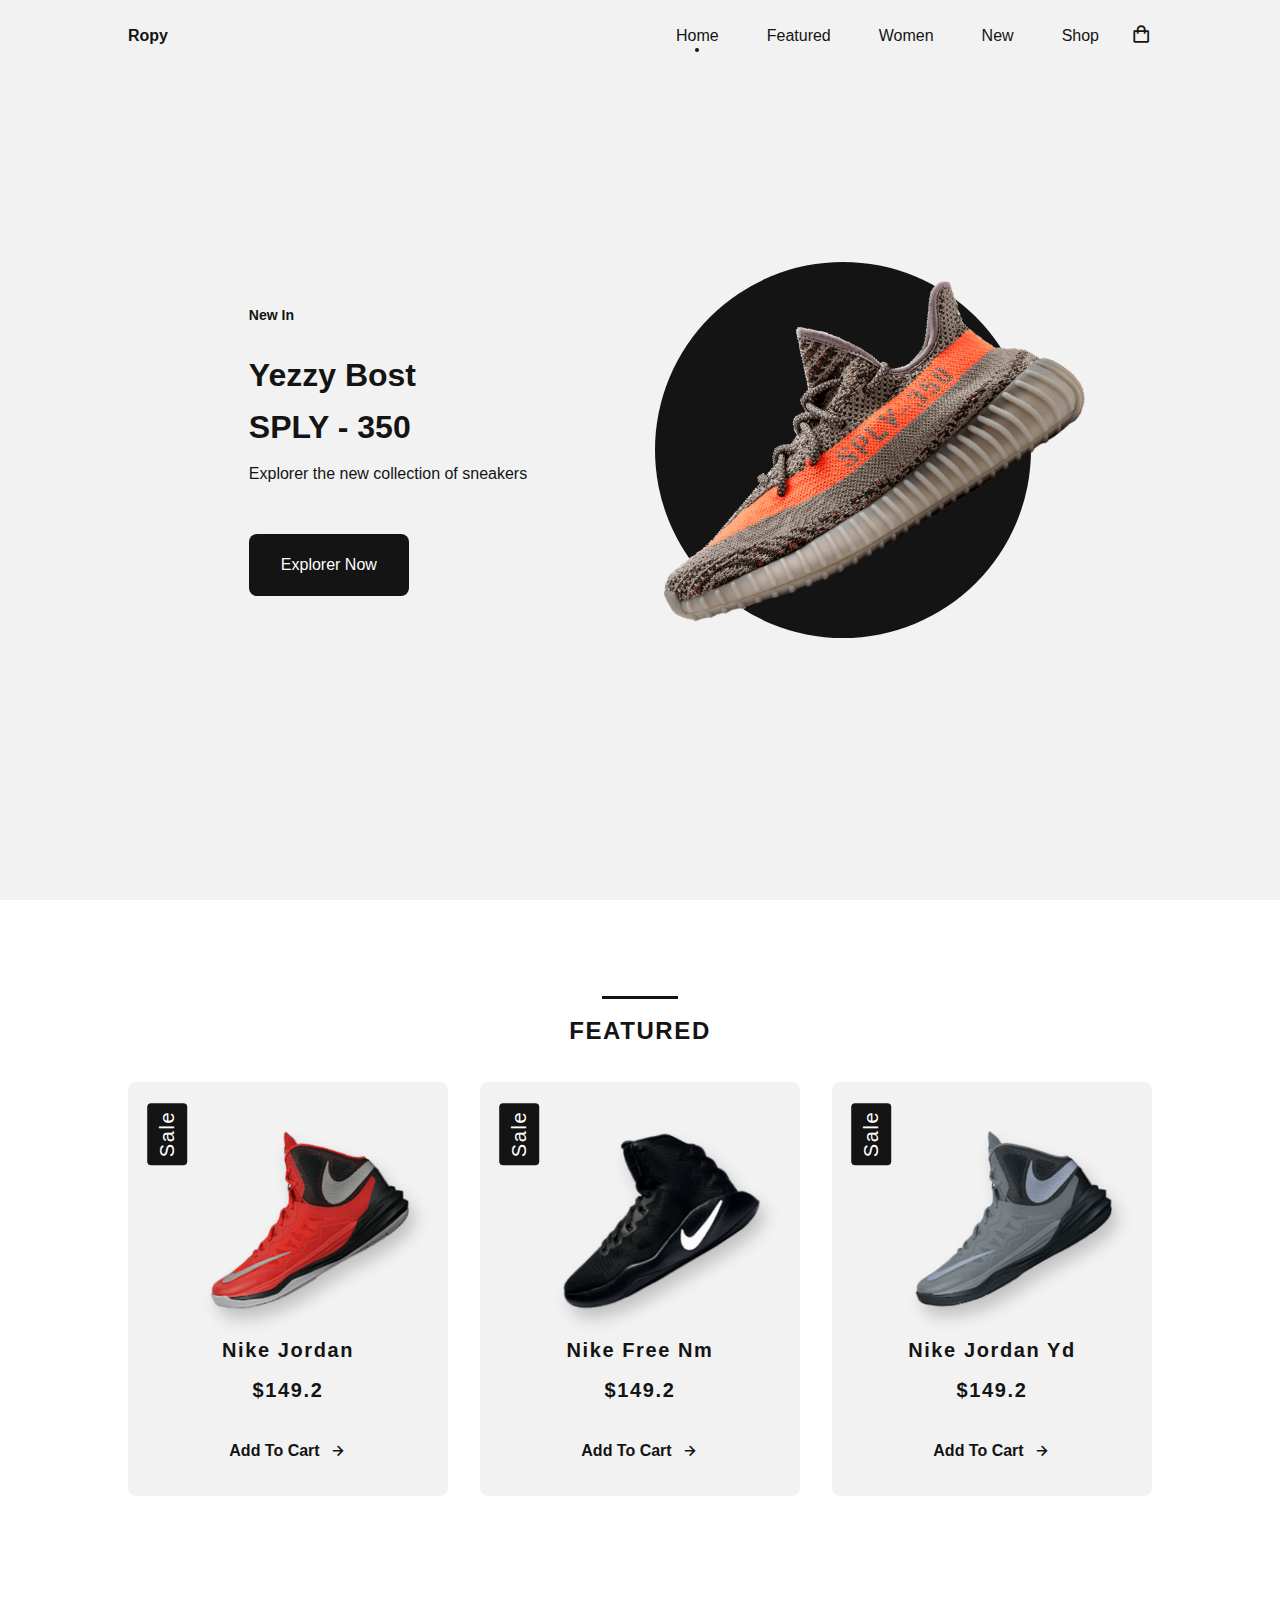
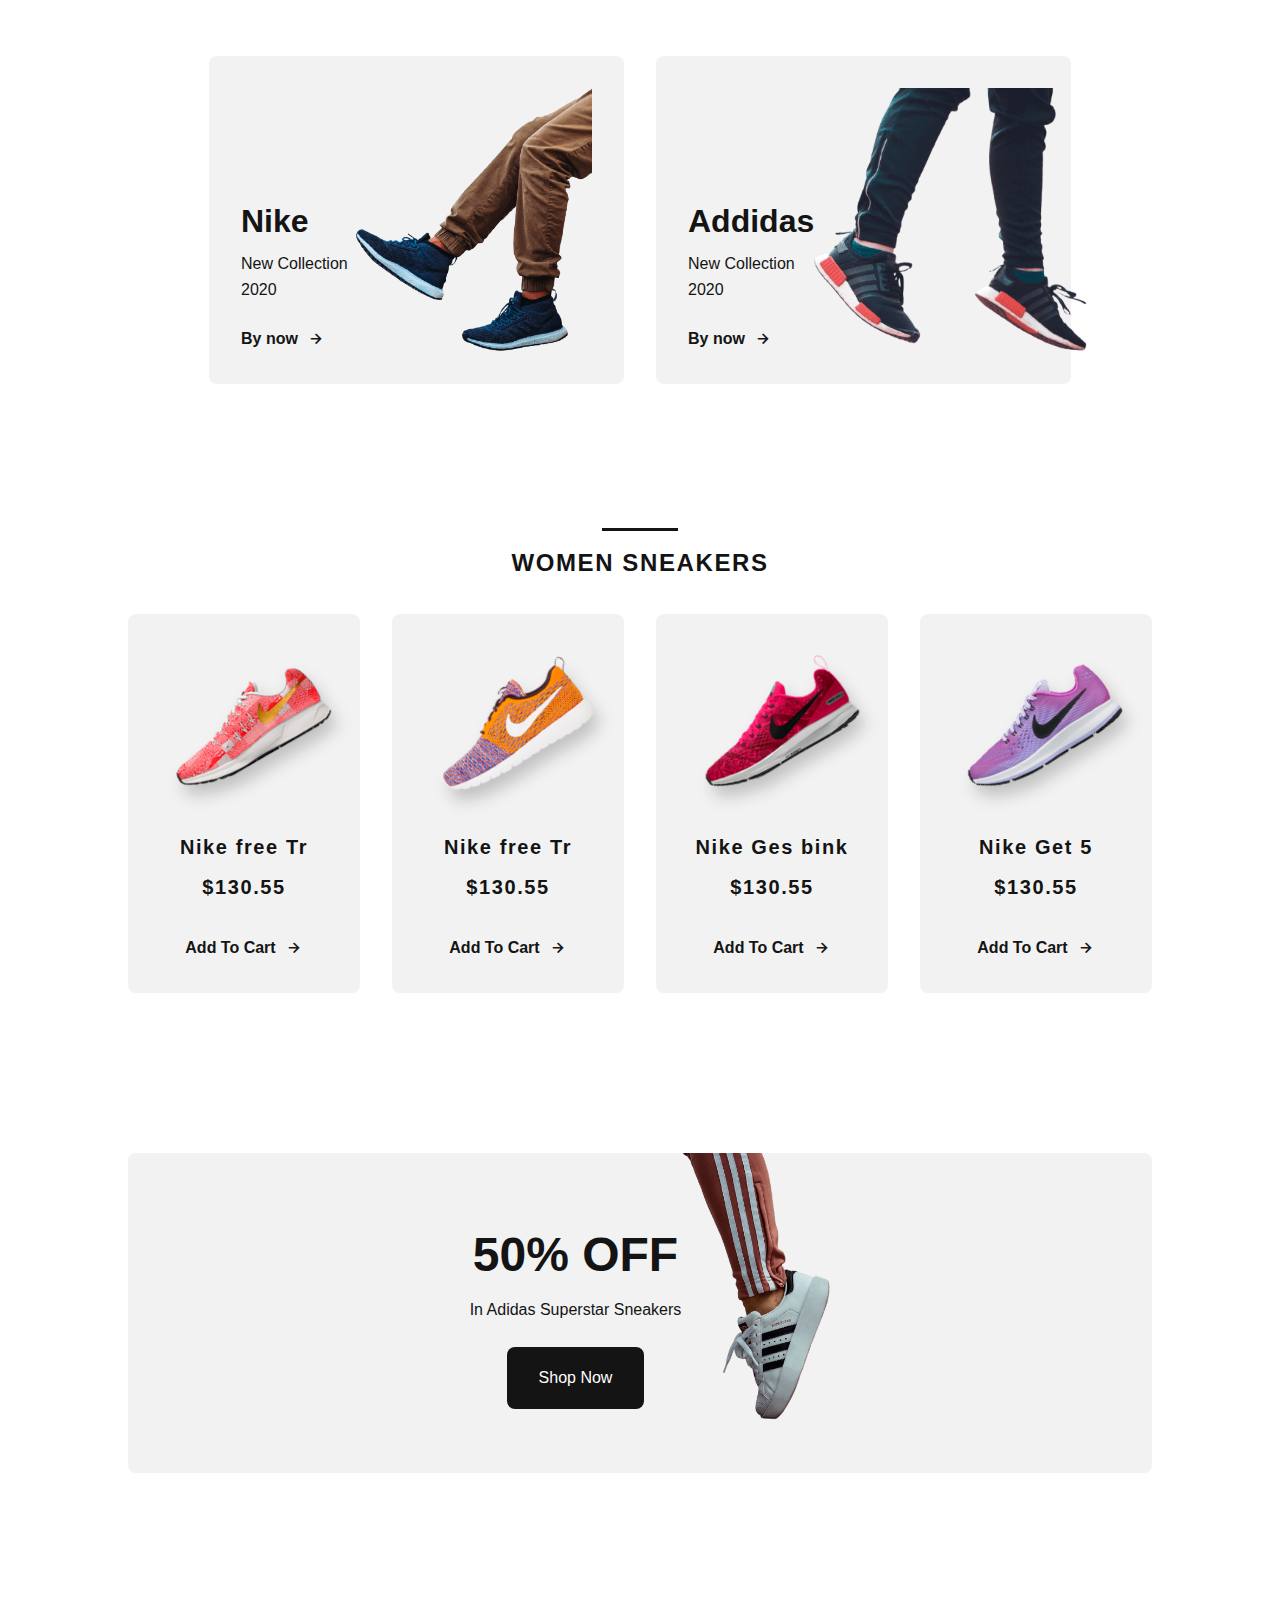
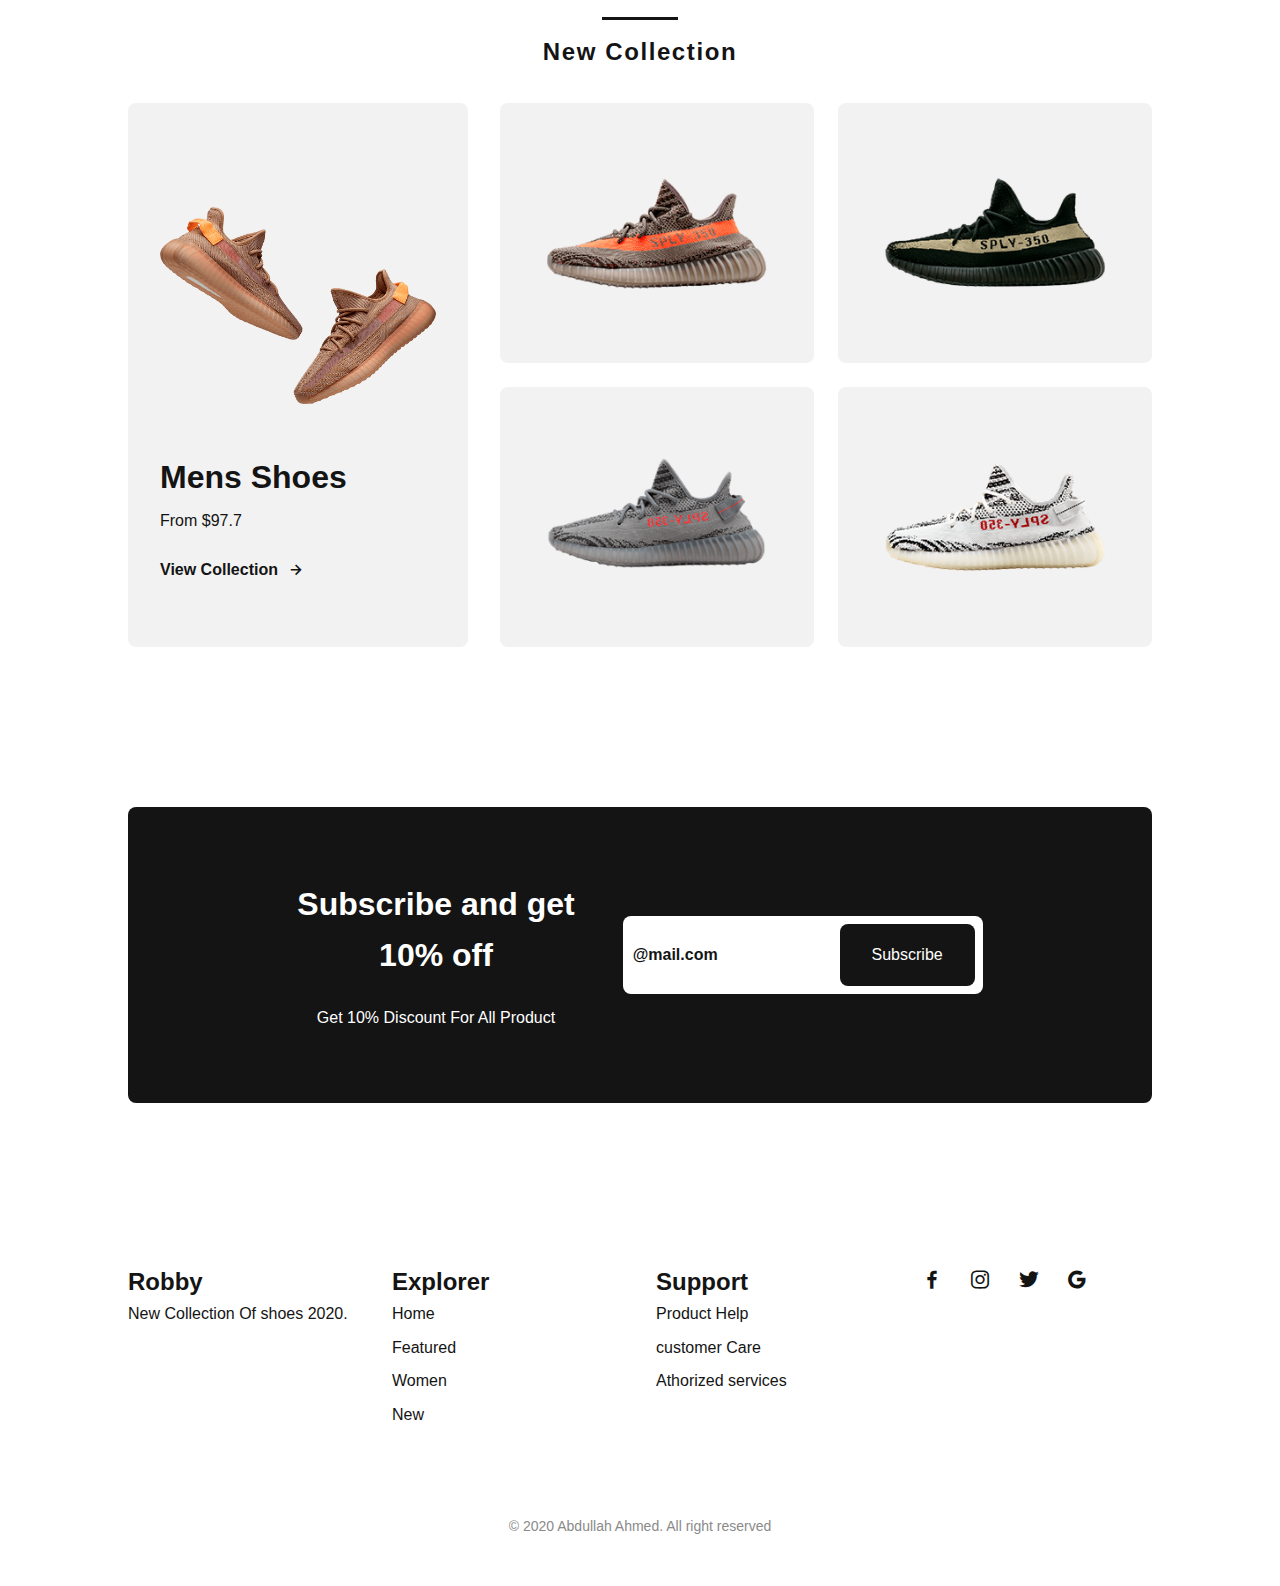
<file: Ecommerce shoes/index.html>
<!DOCTYPE html>
<html lang="an">

<head>
    <meta charset="UTF-8">
    <meta name="viewport" content="width=device-width, initial-scale=1.0">
    <!-- css styel -->
    <link rel="stylesheet" href="./css/style.css">

    <!-- box icons  -->
    <link href='https://unpkg.com/boxicons@2.0.7/css/boxicons.min.css' rel='stylesheet'>

    <title>Ecommerce website clothes</title>
</head>

<body>
    <!-- header  -->
    <header class="header-1" id="header">
        <nav class="nav bd-grid">
            <div class="nav-toggle" id="nav-toggle">
                <i class='bx bxs-grid'></i>
            </div>

            <a href="#" class="nav__logo">Ropy</a>

            <div class="nav__menu" id="nav__menu">
                <ul class="nav__list">
                    <li class="nav__item"><a href="#home" class="nav__link active">Home</a></li>
                    <li class="nav__item"><a href="#featured" class="nav__link">Featured</a></li>
                    <li class="nav__item"><a href="#women" class="nav__link">Women</a></li>
                    <li class="nav__item"><a href="#new" class="nav__link">New</a></li>
                    <li class="nav__item"><a href="./shop.html" class="nav__link">Shop</a></li>
                </ul>
            </div>

            <div class="nav__shop">
                <i class='bx bx-shopping-bag'></i>
            </div>
        </nav>
    </header>
    <main class="main-1">
        <!-- home  -->
        <section class="home" id="home">
            <div class="home__container bd-grid">
                <div class="home__sneaker">
                    <div class="home__shape"></div>
                    <img src="./images/imghome.png" alt="" class="home__img">
                </div>

                <div class="home__data">
                    <span class="home__new">New In</span>
                    <h1 class="home__title">Yezzy Bost <br> SPLY - 350</h1>
                    <p class="home__description">Explorer the new collection of sneakers</p>
                    <a href="#" class="button">Explorer Now</a>
                </div>
            </div>
        </section>

        <!-- Featured  -->
        <section class="features section" id="featured">
            <h2 class="section-title">FEATURED</h2>

            <div class="featured__container bd-grid">
                <article class="sneaker">
                    <div class="sneaker__sale">Sale</div>
                    <img src="./images/featured1.png" alt="" class="sneaker__img">
                    <span class="sneaker__name">Nike Jordan</span>
                    <span class="sneaker__preci">$149.2</span>
                    <a href="#" class="button-light">Add To Cart<i class='bx bx-right-arrow-alt button-icon'></i></a>
                </article>

                <article class="sneaker">
                    <div class="sneaker__sale">Sale</div>
                    <img src="./images/featured2.png" alt="" class="sneaker__img">
                    <span class="sneaker__name">Nike Free Nm</span>
                    <span class="sneaker__preci">$149.2</span>
                    <a href="#" class="button-light">Add To Cart<i class='bx bx-right-arrow-alt button-icon'></i></a>
                </article>

                <article class="sneaker">
                    <div class="sneaker__sale">Sale</div>
                    <img src="./images/featured3.png" alt="" class="sneaker__img">
                    <span class="sneaker__name">Nike Jordan Yd</span>
                    <span class="sneaker__preci">$149.2</span>
                    <a href="#" class="button-light">Add To Cart<i class='bx bx-right-arrow-alt button-icon'></i></a>
                </article>
            </div>
        </section>
        <!-- collection  -->
        <section class="collection section ">
            <div class="collection__container bd-grid">
                <div class="collection__card">
                    <div class="collection__data">
                        <h3 class="collection__name">Nike</h3>
                        <p class="collection__description">New Collection 2020</p>
                        <a href="#" class="button-light">By now <i class='bx bx-right-arrow-alt button-icon'></i></a>

                    </div>

                    <img src="./images/collection1.png" alt="" class="Collection__img">
                </div>

                <div class="collection__card">
                    <div class="collection__data">
                        <h3 class="collection__name">Addidas</h3>
                        <p class="collection__description">New Collection 2020</p>
                        <a href="#" class="button-light">By now <i class='bx bx-right-arrow-alt button-icon'></i></a>

                    </div>

                    <img src="./images/collection2.png" alt="" class="Collection__img">
                </div>

            </div>
        </section>

        <!-- woman sneakers  -->
        <section class="women section" id="women">
            <h2 class="section-title">WOMEN SNEAKERS</h2>

            <div class="women__container bd-grid">
                <article class="sneaker">
                    <img src="./images/women1.png" alt="" class="sneaker__img">
                    <span class="sneaker__name">Nike free Tr</span>
                    <span class="sneaker__preci">$130.55</span>
                    <a href="#" class="button-light">Add To Cart<i class='bx bx-right-arrow-alt button-icon'></i></a>
                </article>

                <article class="sneaker">
                    <img src="./images/women2.png" alt="" class="sneaker__img">
                    <span class="sneaker__name">Nike free Tr</span>
                    <span class="sneaker__preci">$130.55</span>
                    <a href="#" class="button-light">Add To Cart<i class='bx bx-right-arrow-alt button-icon'></i></a>
                </article>

                <article class="sneaker">
                    <img src="./images/women3.png" alt="" class="sneaker__img">
                    <span class="sneaker__name">Nike Ges bink</span>
                    <span class="sneaker__preci">$130.55</span>
                    <a href="#" class="button-light">Add To Cart<i class='bx bx-right-arrow-alt button-icon'></i></a>
                </article>

                <article class="sneaker">
                    <img src="./images/women4.png" alt="" class="sneaker__img">
                    <span class="sneaker__name">Nike Get 5</span>
                    <span class="sneaker__preci">$130.55</span>
                    <a href="#" class="button-light">Add To Cart<i class='bx bx-right-arrow-alt button-icon'></i></a>
                </article>
            </div>
        </section>

        <!-- offeer  -->
        <section class="offer section">
            <div class="offer__container bd-grid">
                <div class="offer__data">
                    <h3 class="offer__title">50% OFF</h3>
                    <p class="offer__description">In Adidas Superstar Sneakers</p>
                    <a href="#" class="button">Shop Now </a>
                </div>

                <img src="./images/offert.png" alt="" class="offer__img">
            </div>
        </section>

        <!-- new collection  -->
        <section class="new section" id="new">
            <h2 class="section-title">New Collection</h2>
            <div class="new__container bd-grid">
                <div class="new__mens">
                    <img src="./images/new1.png" class="new__mens-img">
                    <h3 class="new__title">Mens Shoes</h3>
                    <span class="new__preci">From $97.7</span>
                    <a href="#" class="button-light">View Collection <i
                            class='bx bx-right-arrow-alt button-icon'></i></a>
                </div>

                <div class="new__sneaker">
                    <div class="new__sneaker-card">
                        <img src="./images/new2.png" alt="" class="new__sneaker-img">
                        <div class="new__sneaker-overlay">
                            <a href="#" class="button">Add To Cart</a>
                        </div>
                    </div>

                    <div class="new__sneaker-card">
                        <img src="./images/new3.png" alt="" class="new__sneaker-img">
                        <div class="new__sneaker-overlay">
                            <a href="#" class="button">Add To Cart</a>
                        </div>
                    </div>

                    <div class="new__sneaker-card">
                        <img src="./images/new4.png" alt="" class="new__sneaker-img">
                        <div class="new__sneaker-overlay">
                            <a href="#" class="button">Add To Cart</a>
                        </div>
                    </div>

                    <div class="new__sneaker-card">
                        <img src="./images/new5.png" alt="" class="new__sneaker-img">
                        <div class="new__sneaker-overlay">
                            <a href="#" class="button">Add To Cart</a>
                        </div>
                    </div>
                </div>
            </div>
        </section>


        <!-- newlatter  -->
        <section class="newletter section" id="newsletter">
            <div class="newsletter__container bd-grid">
                <div>
                    <h3 class="newletter__title">Subscribe and get <br> 10% off </h3>
                    <p class="newsletter__description ">Get 10% Discount For All Product </p>
                </div>

                <form action="" class="newsletter__subscribe">
                    <input type="text" placeholder="@mail.com" class="newsletter__input">
                    <a href="#" class="button">Subscribe</a>
                </form>
            </div>
        </section>



    </main>

    <!-- footer  -->
    <footer class="footer section">
        <div class="footer__container bd-grid">
            <div class="footer__box">
                <h3 class="footer__title">Robby</h3>
                <p class="fotter__description">New Collection Of shoes 2020.</p>
            </div>

            <div class="footer__box">
                <h3 class="footer__title">Explorer</h3>
                <ul>
                    <li><a href="#home" class="footer__link">Home</a></li>
                    <li><a href="#featured" class="footer__link">Featured</a></li>
                    <li><a href="#women" class="footer__link">Women</a></li>
                    <li><a href="#new" class="footer__link">New</a></li>
                </ul>
            </div>

            <div class="footer__box">
                <h3 class="footer__title">Support</h3>
                <ul>
                    <li><a href="#" class="footer__link">Product Help</a></li>
                    <li><a href="#" class="footer__link">customer Care</a></li>
                    <li><a href="#" class="footer__link">Athorized services</a></li>
                </ul>
            </div>

            <div class="footer__box">
                <a href="#" class="footer__social"><i class='bx bxl-facebook'></i></a>
                <a href="#" class="footer__social"><i class='bx bxl-instagram'></i></a>
                <a href="#" class="footer__social"><i class='bx bxl-twitter'></i></a>
                <a href="#" class="footer__social"><i class='bx bxl-google'></i></a>
            </div>
        </div>

        <p class="footer__copy">&#169; 2020 Abdullah Ahmed. All right reserved</p>

    </footer>



    <!-- main js  -->
    <script src="./js/main.js"></script>
</body>

</html>
</file>
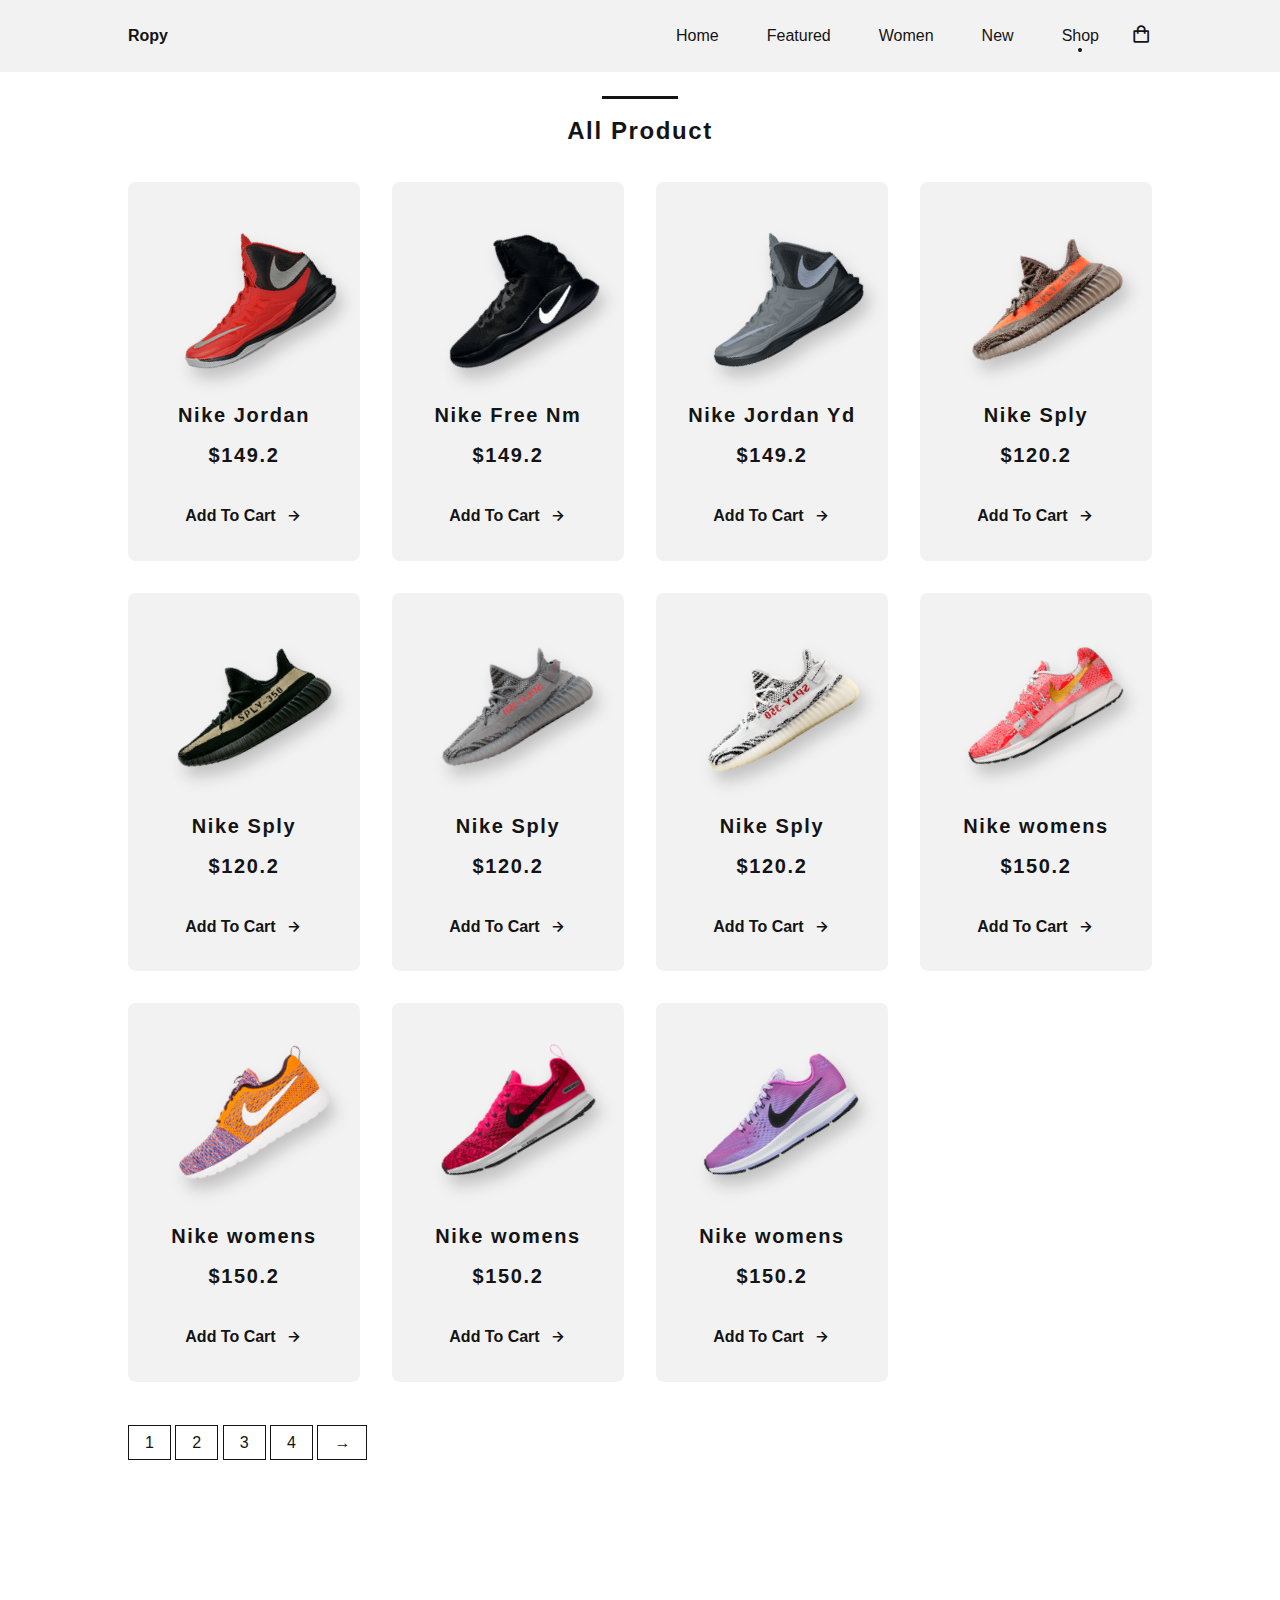
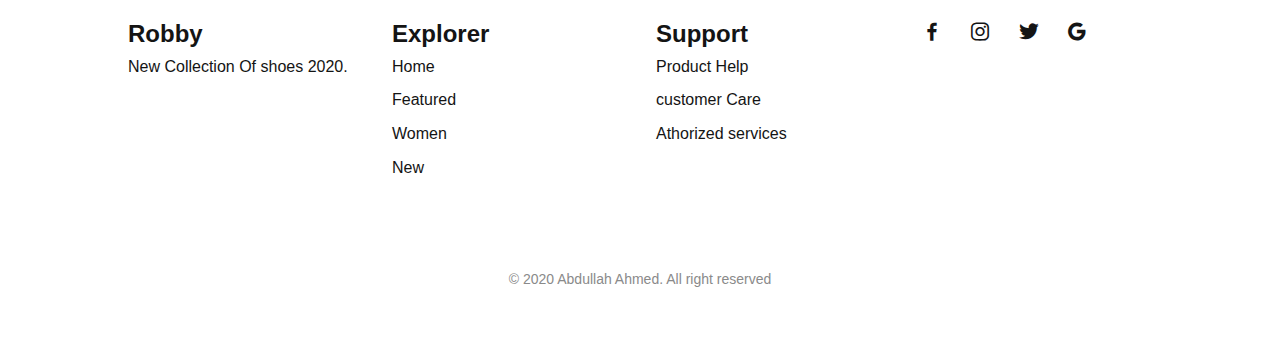
<file: Ecommerce shoes/shop.html>
<!DOCTYPE html>
<html lang="en">

<head>
    <meta charset="UTF-8">
    <meta name="viewport" content="width=device-width, initial-scale=1.0">

    <!-- css files  -->
    <link rel="stylesheet" href="./css/style.css">

    <!-- box icons  -->
    <link href='https://unpkg.com/boxicons@2.0.7/css/boxicons.min.css' rel='stylesheet'>

    <title>Responsive Ecommerce Website Sneakers</title>

</head>

<body>

    <!-- header  -->

    <header class="header-1" id="header">
        <nav class="nav bd-grid">
            <div class="nav-toggle" id="nav-toggle">
                <i class='bx bxs-grid'></i>
            </div>

            <a href="#" class="nav__logo">Ropy</a>

            <div class="nav__menu" id="nav__menu">
                <ul class="nav__list">
                    <li class="nav__item"><a href="./index.html" class="nav__link ">Home</a></li>
                    <li class="nav__item"><a href="./index.html#featured" class="nav__link">Featured</a></li>
                    <li class="nav__item"><a href="./index.html#women" class="nav__link">Women</a></li>
                    <li class="nav__item"><a href="./index.html#new" class="nav__link">New</a></li>
                    <li class="nav__item"><a href="#" class="nav__link active">Shop</a></li>
                </ul>
            </div>

            <div class="nav__shop">
                <i class='bx bx-shopping-bag'></i>
            </div>
        </nav>
    </header>

    <main class="main-1">
        <!-- all products  -->

        <section class="features section" id="Shop">
            <h2 class="section-title">All Product </h2>

            <div class="featured__container bd-grid">
                <article class="sneaker">
                    <img src="./images/featured1.png" alt="" class="sneaker__img">
                    <span class="sneaker__name">Nike Jordan</span>
                    <span class="sneaker__preci">$149.2</span>
                    <a href="#" class="button-light">Add To Cart<i class='bx bx-right-arrow-alt button-icon'></i></a>
                </article>

                <article class="sneaker">
                    <img src="./images/featured2.png" alt="" class="sneaker__img">
                    <span class="sneaker__name">Nike Free Nm</span>
                    <span class="sneaker__preci">$149.2</span>
                    <a href="#" class="button-light">Add To Cart<i class='bx bx-right-arrow-alt button-icon'></i></a>
                </article>

                <article class="sneaker">
                    <img src="./images/featured3.png" alt="" class="sneaker__img">
                    <span class="sneaker__name">Nike Jordan Yd</span>
                    <span class="sneaker__preci">$149.2</span>
                    <a href="#" class="button-light">Add To Cart<i class='bx bx-right-arrow-alt button-icon'></i></a>
                </article>

                <article class="sneaker">
                    <img src="./images/new2.png" alt="" class="sneaker__img">
                    <span class="sneaker__name">Nike Sply</span>
                    <span class="sneaker__preci">$120.2</span>
                    <a href="#" class="button-light">Add To Cart<i class='bx bx-right-arrow-alt button-icon'></i></a>
                </article>

                <article class="sneaker">
                    <img src="./images/new3.png" alt="" class="sneaker__img">
                    <span class="sneaker__name">Nike Sply</span>
                    <span class="sneaker__preci">$120.2</span>
                    <a href="#" class="button-light">Add To Cart<i class='bx bx-right-arrow-alt button-icon'></i></a>
                </article>

                <article class="sneaker">
                    <img src="./images/new4.png" alt="" class="sneaker__img">
                    <span class="sneaker__name">Nike Sply</span>
                    <span class="sneaker__preci">$120.2</span>
                    <a href="#" class="button-light">Add To Cart<i class='bx bx-right-arrow-alt button-icon'></i></a>
                </article>

                <article class="sneaker">
                    <img src="./images/new5.png" alt="" class="sneaker__img">
                    <span class="sneaker__name">Nike Sply</span>
                    <span class="sneaker__preci">$120.2</span>
                    <a href="#" class="button-light">Add To Cart<i class='bx bx-right-arrow-alt button-icon'></i></a>
                </article>


                <article class="sneaker">
                    <img src="./images/women1.png" alt="" class="sneaker__img">
                    <span class="sneaker__name">Nike womens</span>
                    <span class="sneaker__preci">$150.2</span>
                    <a href="#" class="button-light">Add To Cart<i class='bx bx-right-arrow-alt button-icon'></i></a>
                </article>

                <article class="sneaker">
                    <img src="./images/women2.png" alt="" class="sneaker__img">
                    <span class="sneaker__name">Nike womens</span>
                    <span class="sneaker__preci">$150.2</span>
                    <a href="#" class="button-light">Add To Cart<i class='bx bx-right-arrow-alt button-icon'></i></a>
                </article>

                <article class="sneaker">
                    <img src="./images/women3.png" alt="" class="sneaker__img">
                    <span class="sneaker__name">Nike womens</span>
                    <span class="sneaker__preci">$150.2</span>
                    <a href="#" class="button-light">Add To Cart<i class='bx bx-right-arrow-alt button-icon'></i></a>
                </article>

                <article class="sneaker">
                    <img src="./images/women4.png" alt="" class="sneaker__img">
                    <span class="sneaker__name">Nike womens</span>
                    <span class="sneaker__preci">$150.2</span>
                    <a href="#" class="button-light">Add To Cart<i class='bx bx-right-arrow-alt button-icon'></i></a>
                </article>

            </div>

            <div class="sneaker__pages bd-grid">
                <div>
                    <span class="sneaker__pag">1</span>
                    <span class="sneaker__pag">2</span>
                    <span class="sneaker__pag">3</span>
                    <span class="sneaker__pag">4</span>
                    <span class="sneaker__pag">&#8594;</span>
                </div>
            </div>
        </section>
    </main>


    <!-- footer  -->
    <footer class="footer section">
        <div class="footer__container bd-grid">
            <div class="footer__box">
                <h3 class="footer__title">Robby</h3>
                <p class="fotter__description">New Collection Of shoes 2020.</p>
            </div>

            <div class="footer__box">
                <h3 class="footer__title">Explorer</h3>
                <ul>
                    <li><a href="#home" class="footer__link">Home</a></li>
                    <li><a href="#featured" class="footer__link">Featured</a></li>
                    <li><a href="#women" class="footer__link">Women</a></li>
                    <li><a href="#new" class="footer__link">New</a></li>
                </ul>
            </div>

            <div class="footer__box">
                <h3 class="footer__title">Support</h3>
                <ul>
                    <li><a href="#" class="footer__link">Product Help</a></li>
                    <li><a href="#" class="footer__link">customer Care</a></li>
                    <li><a href="#" class="footer__link">Athorized services</a></li>
                </ul>
            </div>

            <div class="footer__box">
                <a href="#" class="footer__social"><i class='bx bxl-facebook'></i></a>
                <a href="#" class="footer__social"><i class='bx bxl-instagram'></i></a>
                <a href="#" class="footer__social"><i class='bx bxl-twitter'></i></a>
                <a href="#" class="footer__social"><i class='bx bxl-google'></i></a>
            </div>
        </div>

        <p class="footer__copy">&#169; 2020 Abdullah Ahmed. All right reserved</p>

    </footer>







    <!-- main js  -->
    <script src="./js/main.js"></script>
</body>

</html>
</file>
<file: Ecommerce shoes/css/style.css>
/* variable css  */
:root{
    --header-height: 3rem;

    /* font weight  */
    --font-medium: 500;
    --font-semi-bold: 600;
    --font-bold: 700;

    /* colors  */
    --dark-color: #141414;
    --dark-color-light: #8a8a8a;
    --dark-color-lighten: #f2f2f2;
    --white-color: #ffffff;
    
    /* font and typegrephy  */
    --body-font: 'Poppins', sans-serif;
    --big-font-size: 1.25rem;
    --bigger-font-size: 1.5rem;
    --biggest-font-size: 2rem;
    --h2-font-size: 1.25rem;
    --normal-font-size: .938rem;
    --smaller-font-size: .813rem;

    /* margenes  */
    --mb-1: .5rem;
    --mb-2: 1.5rem;
    --mb-3: 1.5rem;
    --mb-4: 2rem;
    --mb-5: 2.5rem;
    --mb-6: 3rem;

    /* z-index  */
    --z-fixed:100;

    /* rotat image  */
    --rotate-img: rotate(-30deg);
}

@media screen and (min-width: 768px){
    :root {
        --big-font-size: 1.5rem;
        --bigger-font-size: 2rem;
        --biggest-font-size: 3rem;
        --normal-font-size: 1rem;
        --smaller-font-size: .875rem;    
    }
}

/* Base  */
*,::before,::after {
    box-sizing: border-box;
}
html {
    scroll-behavior: smooth;
}
body {
    margin: var(--header-height) 0 0 0;
    font-family: var(--body-font);
    font-size: var(--normal-font-size);
    font-weight: var(--font-medium);
    color: var(--dark-color);
    line-height: 1.6;
}
h1,h2,h3,p,ul{
    margin: 0;
}
ul{
    padding: 0;
    list-style: none;
}
a {
    text-decoration: none;
    color: var(--dark-color);
}
img {
    max-width: 100%;
    height: auto;
    display: block;
}


/* class css  */
.section {
    padding: 5rem 0 2rem;
}
.section-title {
    position: relative;
    font-size: var(--big-font-size);
    margin-bottom: var(--mb-4);
    text-align: center;
    letter-spacing: .1rem;
}
.section-title::after{
    content: " ";
    position: absolute;
    width: 56px;
    height: .18rem;
    top: -1rem;
    left: 0;
    right: 0;
    margin: auto;
    background-color: var(--dark-color);
    
}

/* layout  */
.bd-grid {
    max-width: 1024px;
    display: grid;
    grid-template-columns: 100%;
    column-gap: 2rem;
    width: calc(100% - 2rem);
    margin-left: var(--mb-2);
    margin-right: var(--mb-2);
}
.header-1 {
    width: 100%;
    position: fixed;
    left: 0;
    top: 0;
    z-index: var(--z-fixed);
    background-color: var(--dark-color-lighten);
}

/* nav  */
.nav {
    height: var(--header-height);
    display: flex;
    justify-content: space-between;
    align-items: center;

}

@media screen and (max-width: 768px) {
    .nav__menu {
        position: fixed;
        top: var(--header-height);
        left: -100%;
        width: 70%;
        height: 100vh;
        padding: 2rem;
        background-color: var(--white-color);
        transition: .5s;
    }
}
.nav__item {
    margin-bottom: var(--mb-4);
}
.nav__logo{
    font-weight: var(--font-semi-bold);
}
.nav-toggle, .nav__shop{
    font-size: 1.3rem;
    cursor: pointer;
} 

/* show menu  */
.show {
    left: 0;
}
/* activelink  */
.active {
    position: relative;
}
.active::before {
    content: " ";
    position: absolute;
    bottom: -.5rem;
    left: 45%;
    width: 4px;
    height: 4px;
    background-color: var(--dark-color);
    border-radius: 50%;

}
/* change color header  */
.scroll-header {
    background-color: var(--white-color);
    box-shadow: 0 2px 4px rgba(0, 0, 0, .1);
}

/* home  */
.home {
    background-color: var(--dark-color-lighten);
    overflow: hidden;
}
.home__container {
    height: calc(100vh - var(--header-height));
}
.home__sneaker {
    position: relative;
    display: flex;
    justify-content: center;
    align-self:center;
}
.home__shape {
    width: 220px;
    height: 220px;
    background-color: var(--dark-color);
    border-radius: 50%;
}
.home__img {
    position: absolute;
    top: 1.5rem;
    max-width: initial;
    width: 275px;
    transform: var(--rotate-img);
}
.home__new {
    display: block;
    font-size: var(--smaller-font-size);
    font-weight: var(--font-semi-bold);
    margin-bottom: var(--mb-2);
    
}
.home__title {
    font-size: var(--bigger-font-size);
    margin-bottom: var(--mb-1);
}
.home__description {
    margin-bottom: var(--mb-6);
}

/* button  */
.button {
    display: inline-block;
    background-color: var(--dark-color);
    color: var(--white-color);
    padding: 1.125rem 2rem;
    font-weight: var(--font-medium);
    border-radius: .5rem;
    transition: .3s;
}
.button:hover {
    transform: translateY(-.25rem);
} 
.button-light {
    display: inline-flex;
    color: var(--dark-color);
    font-weight: var(--font-bold);
    align-items: center;
}
.button-icon {
    font-size: 1.2rem;
    margin-left: var(--mb-1);
    transition: .3s;
}
.button-light:hover .button-icon {
    transform: translateX(.25rem);
}

/* featured  */
.featured__container {
    row-gap: 2rem;
    grid-template-columns: repeat(auto-fit, minmax(220px, 1fr));
}
.sneaker {
    position: relative;
    display: flex;
    flex-direction: column;
    align-items: center;
    padding: 2rem;
    background-color: var(--dark-color-lighten);
    border-radius: .5rem;
    transition: .3s;
}
.sneaker__sale {
    position: absolute;
    left: .5rem;
    background-color: var(--dark-color);
    color: var(--white-color);
    padding: .25rem .5rem;
    border-radius: .25rem;
    font-size: var(--h2-font-size);
    transform: rotate(-90deg);
    letter-spacing: .1rem;
}
.sneaker__img{
    width: 220px;
    margin-bottom: var(--mb-6);
    margin-top: var(--mb-3);
    transform: var(--rotate-img);
    filter: drop-shadow(0 12px 8px rgba(0,0,0,.2));

}
.sneaker__name, .sneaker__preci {
    font-size: var(--h2-font-size);
    letter-spacing: .1rem;
    font-weight: var(--font-bold);
}
.sneaker__name {
margin-bottom: var(--mb-1);
}
.sneaker__preci {
    margin-bottom: var(--mb-4);
}
.sneaker:hover {
    transform: translateY(-.5rem);
}
.sneaker__pages {
    margin-top: var(--mb-6);
}
.sneaker__pag {
    padding: .5rem 1rem;
    border: 1px solid var(--dark-color);
}
.sneaker__pag:hover {
    background-color: var(--dark-color);
    color: var(--white-color);
}
/* collection  */
.collection__container {
    row-gap: 2rem;
    justify-content: center;

}
.collection__card {
    position: relative;
    display: flex;
    height: 328px;
    background-color: var(--dark-color-lighten);
    padding: 2rem;
    border-radius: .5rem;
    transition: .5s;

}
.collection__data{
    align-self: flex-end;
}
.collection__img {
    position: absolute;
    top: 0;
    right: 0;
    width: 230px;

}
.collection__name {
    font-size: var(--bigger-font-size);
    margin-bottom: .25rem;
}
.collection__description {
    margin-bottom: var(--mb-2);
}
.collection__card:hover {
    transform: translateY(-.5rem); 
}

/* women seakers  */
.women__container {
    row-gap: 2rem;
    grid-template-columns: repeat(auto-fit, minmax(220px, 1fr));
}

/* offer  */
.offer__container {
    grid-template-columns: 55% 45%;
    column-gap: 0;
    background-color: var(--dark-color-lighten);
    border-radius: .5rem;
    justify-content: center;
}
.offer__data {
    padding: 4rem 0 4rem 1.5rem;
}
.offer__title {
    font-size: var(--biggest-font-size);
    margin-bottom: .25rem;
}
.offer__description {
    margin-bottom: var(--mb-3);
}
.offer__img {
    width: 153px;
}

        /* new collection  */
.new__container{
    row-gap: 2rem;
}
.new__mens {
    display: flex;
    flex-direction: column;
    justify-content: center;
    background-color: var(--dark-color-lighten);
    border-radius: .5rem;
    padding: 2rem;
}
.new__mens-img {
    width: 276px;
    margin-bottom: var(--mb-3);
}
.new__title {
    font-size: var(--bigger-font-size);
    margin-bottom: .25rem;
}
.new__preci {
    display: block;
    margin-bottom: var(--mb-3);

}

.new__sneaker {
    display: grid;
    gap: 1.5rem;
    grid-template-columns: repeat(auto-fit, minmax(220px, 1fr));
}
.new__sneaker-card {
    position: relative;
    padding: 3.5rem 1.5rem;
    background-color: var(--dark-color-lighten);
    border-radius: .5rem;
    overflow: hidden;
    display: flex;
    justify-content: center;
}
.new__sneaker-img {
    width: 220px;
}
.new__sneaker-overlay {
    position: absolute;
    left: 0;
    bottom: -100%;
    width: 100%;
    height: 100%;
    display: flex;
    justify-content: center;
    align-items: center;
    background-color: rgba(138, 138, 138,3);
    transition: .3s;
}
.new__sneaker-card:hover .new__sneaker-overlay {
    bottom: 0;

}

/* newsletter  */
.newsletter__container {
    background-color: var(--dark-color);
    color: var(--white-color);
    padding: 2rem .5rem;
    border-radius: .5rem;
    text-align: center;
}
.newletter__title {
    font-size: var(--bigger-font-size);
    margin-bottom: var(--mb-2);
}
.newsletter__description  {
    margin-bottom: var(--mb-5);

}
.newsletter__subscribe {
    display: flex;
    column-gap: .5rem;
    background-color: var(--white-color);
    padding: .5rem;
    border-radius: .5rem;
}
.newsletter__input {
    outline: none;
    border:none;
    width: 90%;
    font-size: var(--normal-font-size);
}
.newsletter__input::placeholder {
    color: var(--dark-color);
    font-family: var(--body-font);
    font-size: var(--normal-font-size);
    font-weight: var(--font-semi-bold);
}


    /* footer  */
.footer__container {
    grid-template-columns: repeat(auto-fit, minmax(220px, 1fr));
}
.footer__box {
    margin-bottom: var(--mb-4);
}
.footer__title {
    font-size: var(--big-font-size);
}
.footer__link {
    display: block;
    width: max-content;
    margin-bottom: var(--mb-1);
}
.footer__social {
    font-size: 1.5rem;
    margin-right: 1.25rem;
}
.footer__copy {
    padding-top: 3rem;
    font-size: var(--smaller-font-size);
    color: var(--dark-color-light);
    text-align: center;
}


/* media query  */
@media screen and (min-width: 576px) {
    .collection__card {
        grid-template-columns: 415px;
    }
    .collection__img{
        width: 260px;
    }
    .offer__container {
        grid-template-columns: max-content max-content;
    }
    .offer__data {
        text-align: center;
    }
    .new__mens {
        align-items: center;
    }
}

@media screen and (min-width: 768px) {
    body {
        margin: 0;
    }
    .section {
        padding: 7rem 0 3rem;
    }
    .section-title::after {
        width: 76px;
    }
    .nav {
        height: calc(var(--header-height) + 1.5rem);
    }
    .nav__menu {
        margin-left: auto;
    }
    .nav__list {
        display: flex;
    }
    .nav__item {
        margin-left: var(--mb-6);
        margin-bottom: 0;
    }
    .nav-toggle {
        display:none ;
    }
    .home__container {
        height: 100vh;
        grid-template-columns: max-content max-content;
        justify-content: center;
        align-items: center;
    }
    .home__sneaker {
        order: 1;
    }
    .home__shape {
        width: 376px;
        height: 376px;
    }
    .home__img {
        width: 470px;
        top:3.5rem;
        right: 0;
        left: -3rem;
    }
    .newsletter__container {
        grid-template-columns: max-content max-content;
        justify-content: center;
        align-items: center;
        padding: 4.5rem 2rem;
        column-gap: 3rem;
    }
    .newsletter__description {
        margin-bottom: 0;
    }
    .newsletter__subscribe {
        width: 360px;
        height: max-content;
    }


}

@media screen and (min-width: 1024px) {
    .bd-grid {
        margin-left: auto;
        margin-right: auto;
    }
    .home__container {
        column-gap: 8rem;
    }
    .collection__container {
        grid-template-columns: repeat(2, 415px);
    }
    .new__container {
        grid-template-columns: max-content 1fr;

    }
    .new__mens {
        align-items: initial;
        justify-content: flex-end;
        padding: 4rem 2rem;
    }
    .new__mens-img {
        margin-bottom: var(--mb-6);
    }
}
</file>
